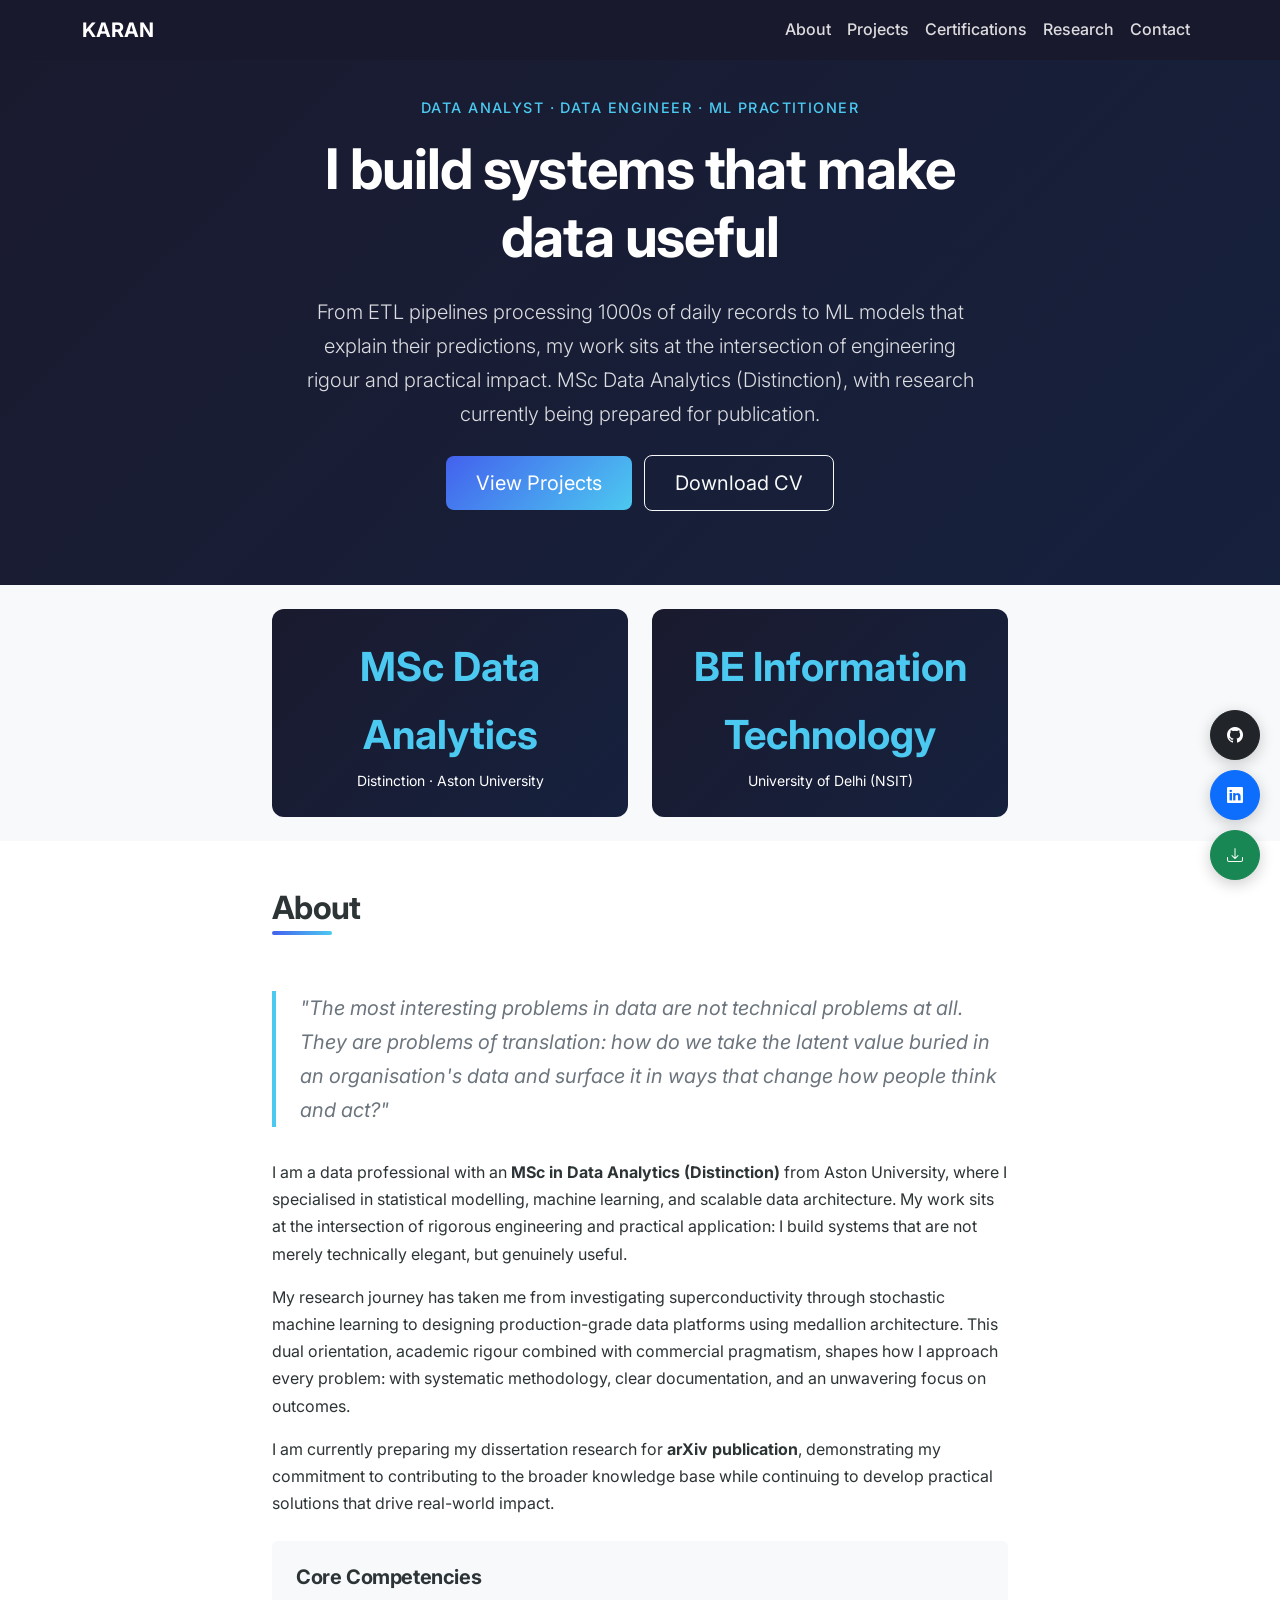
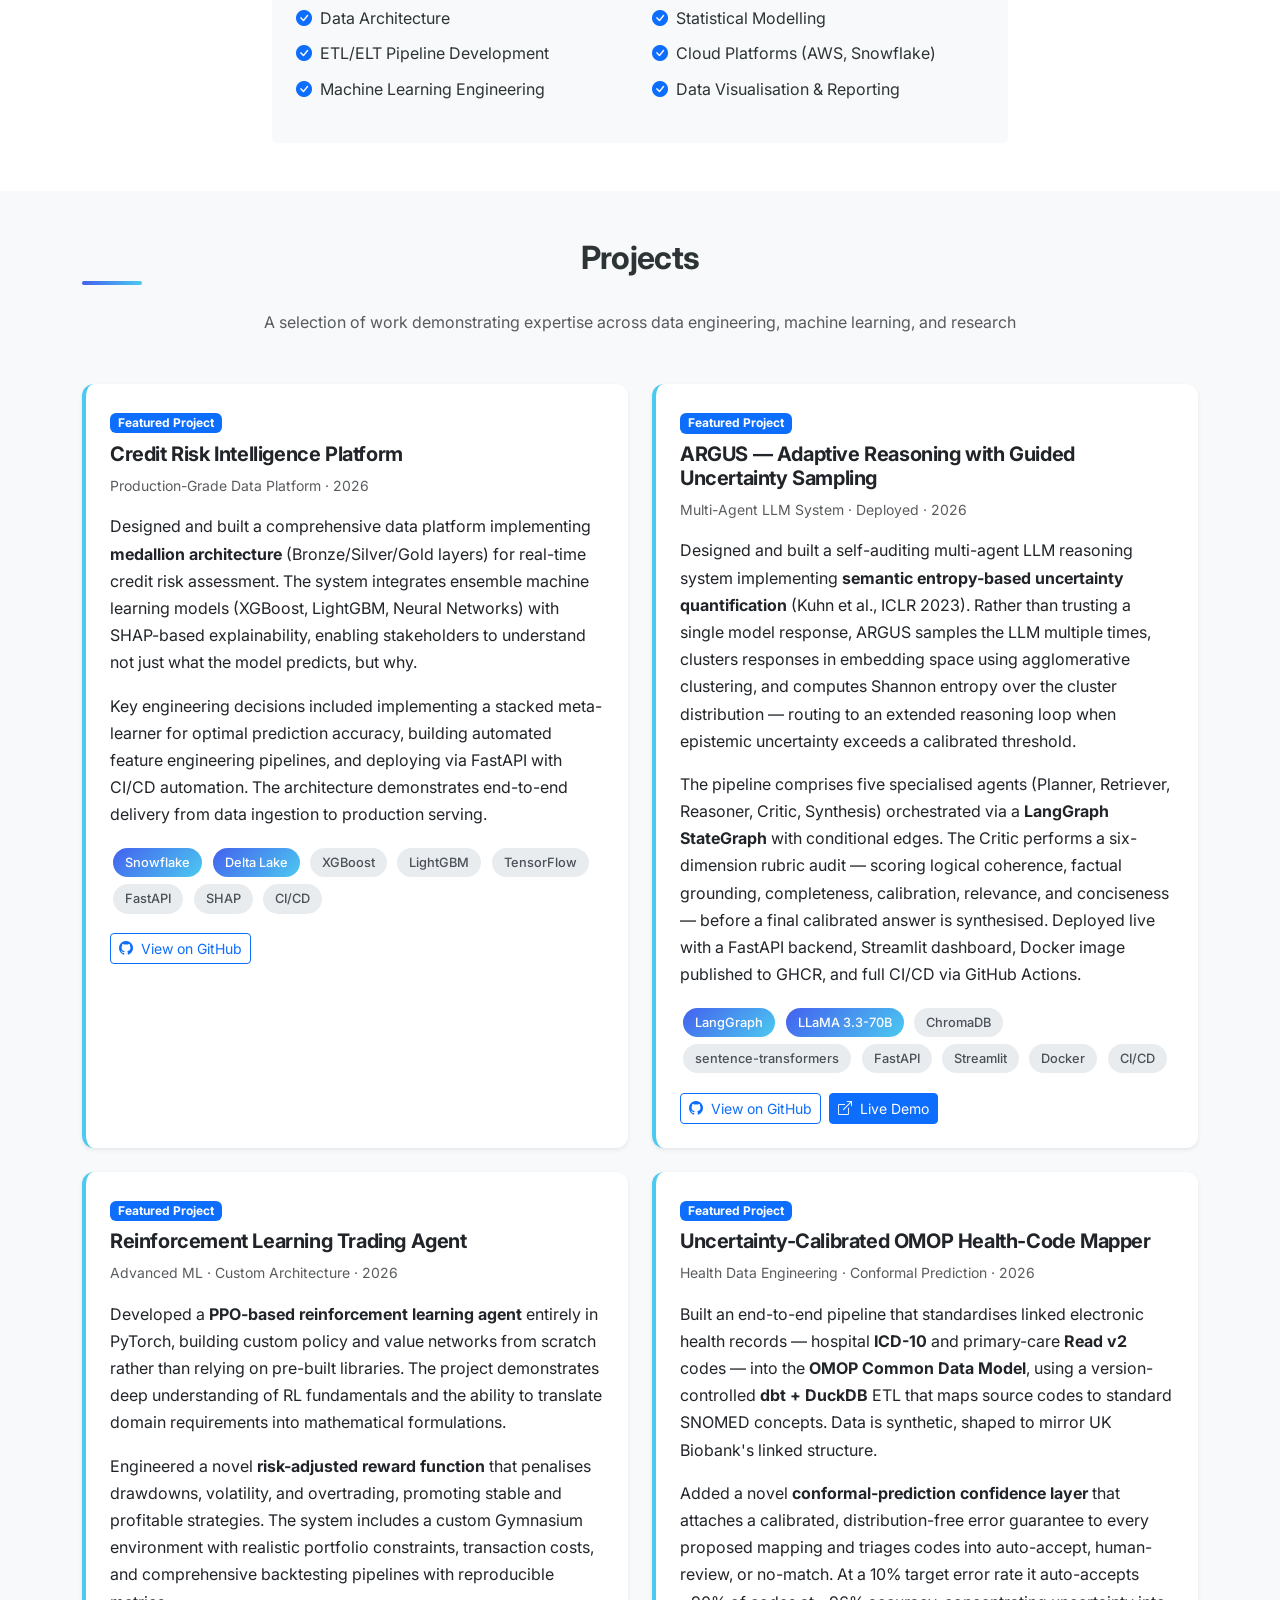
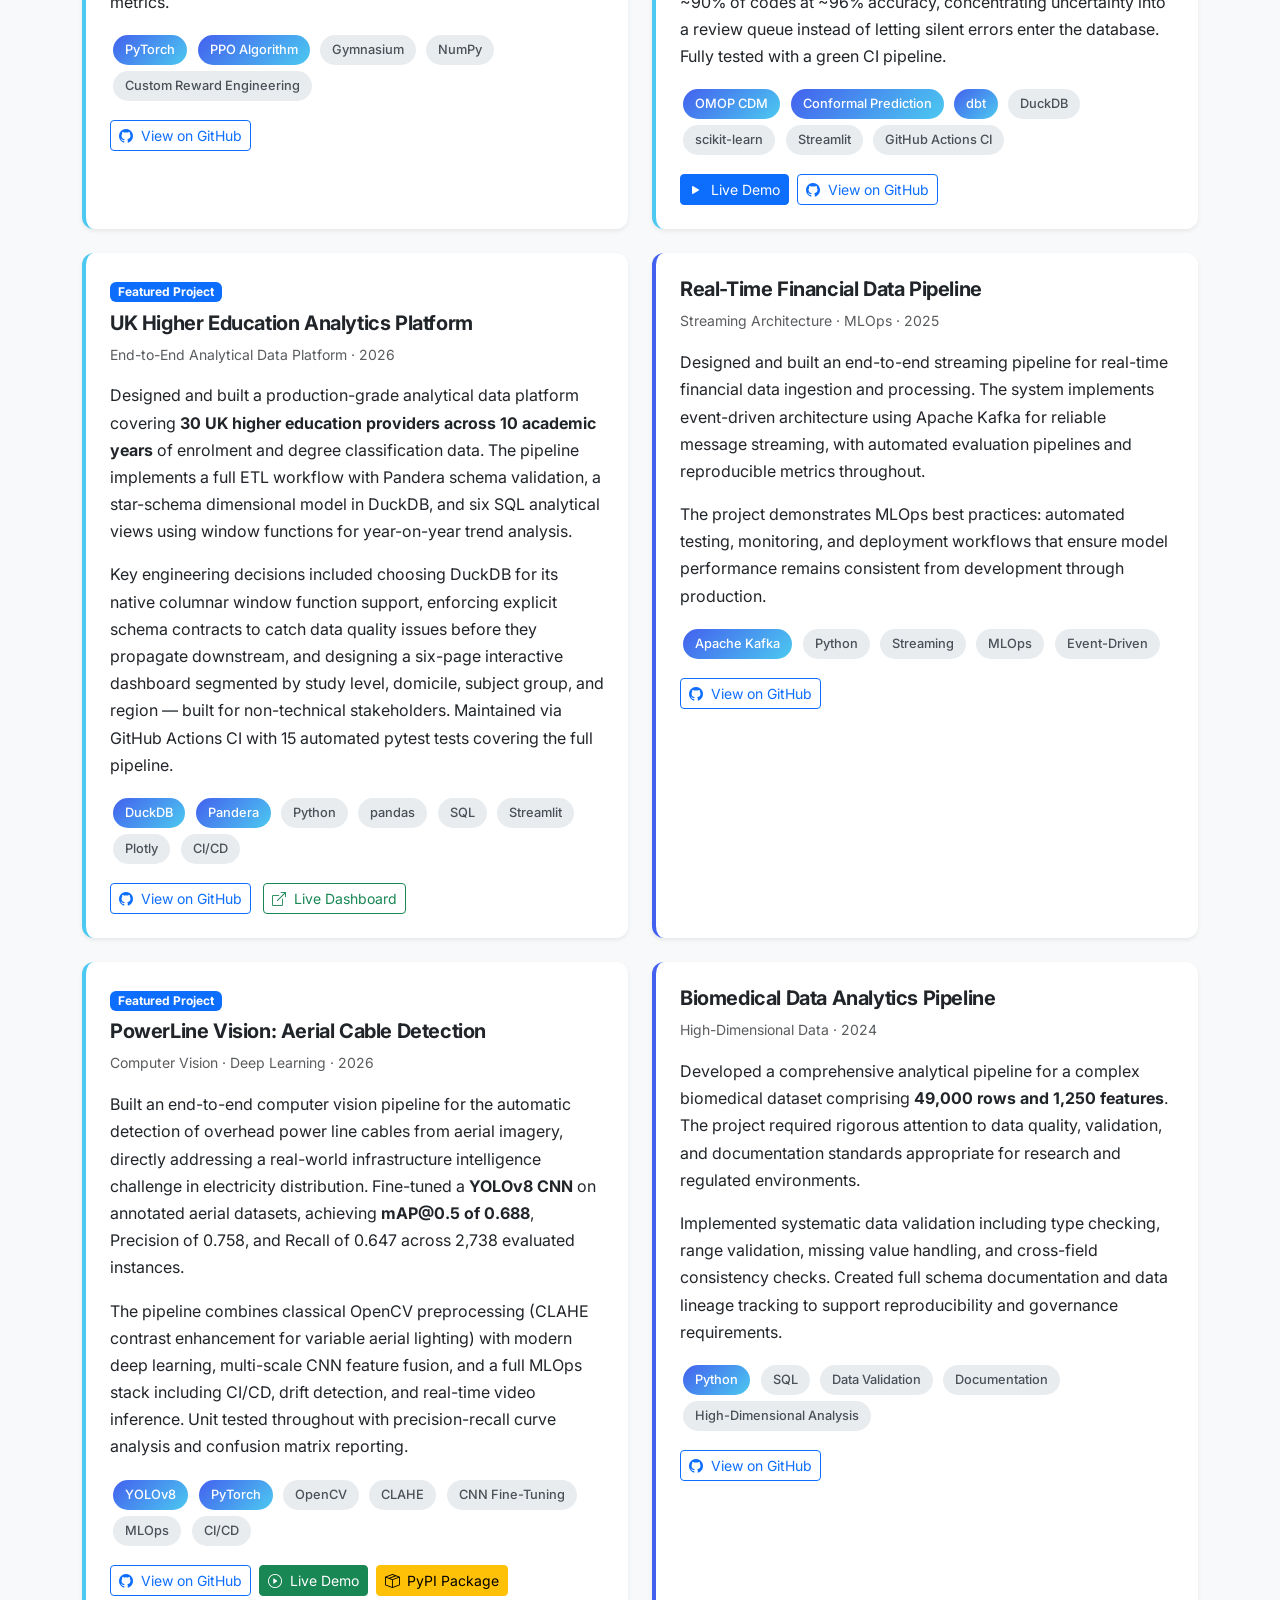
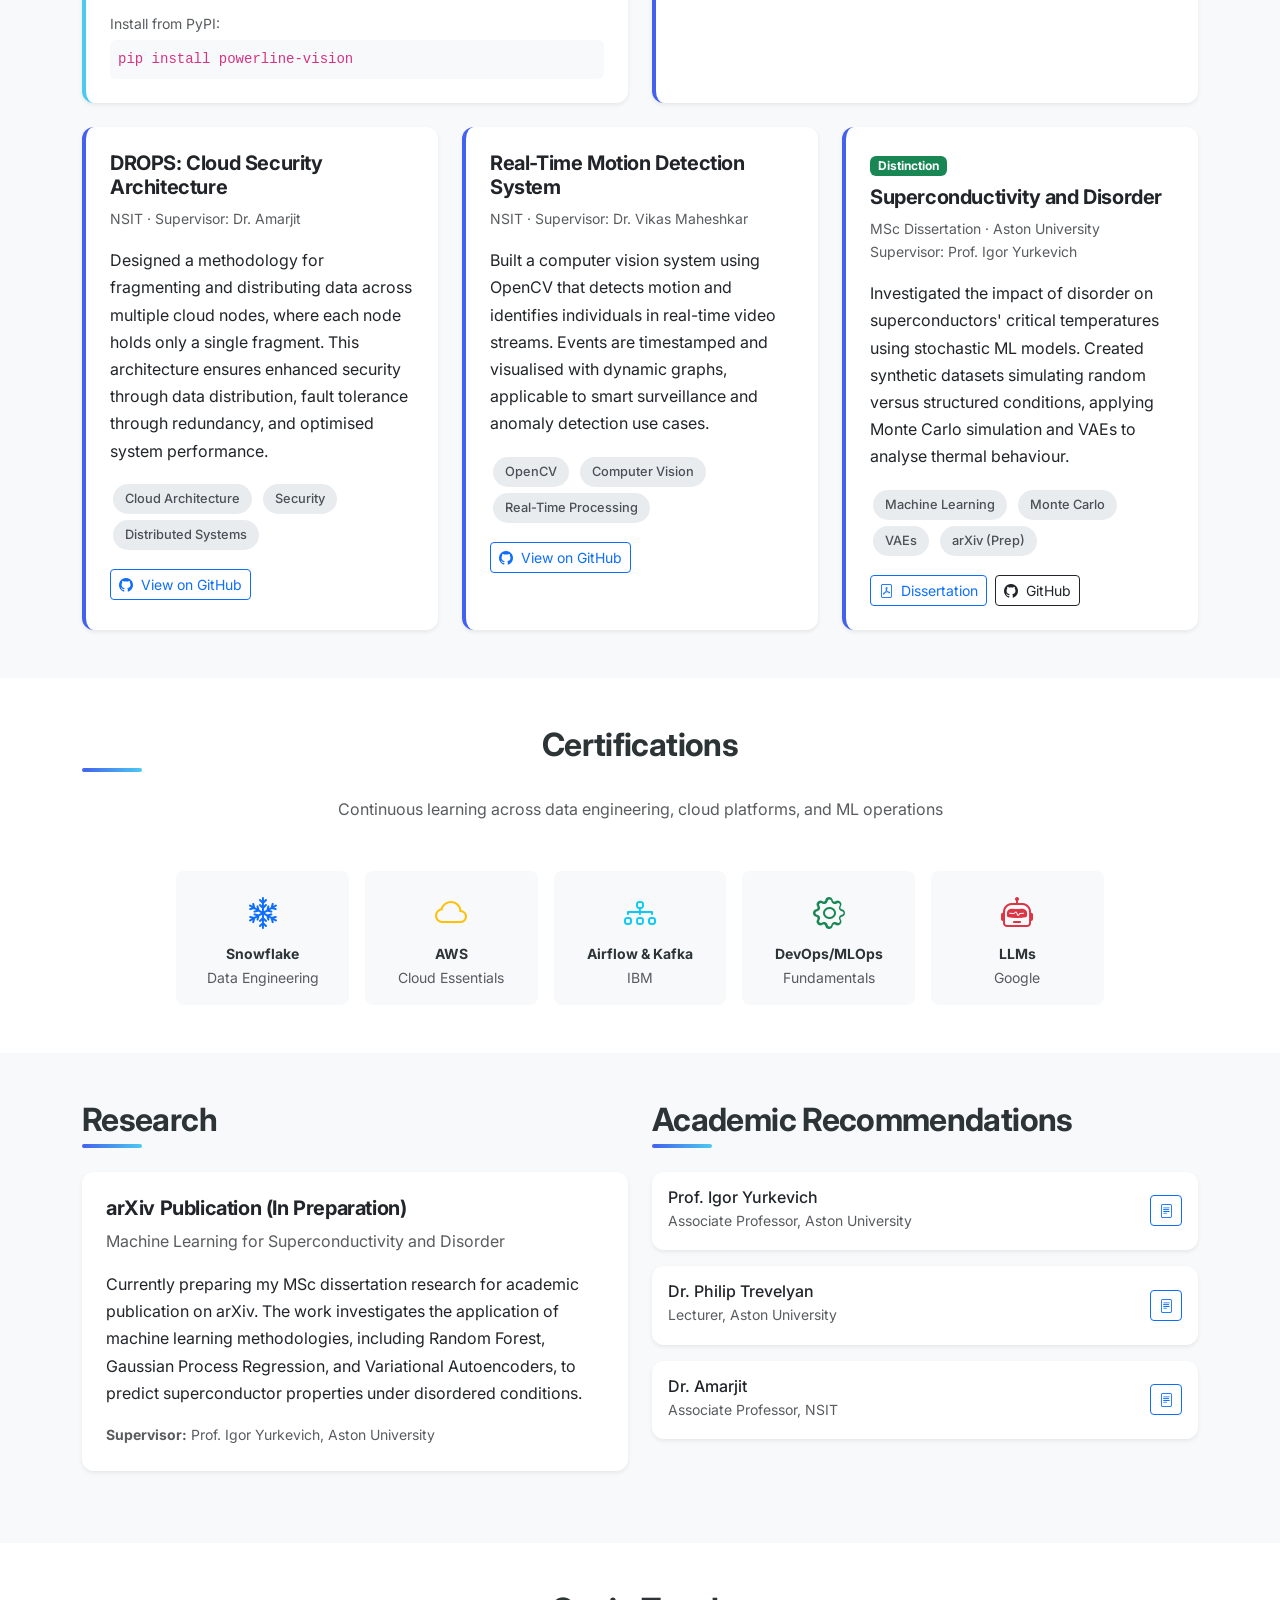
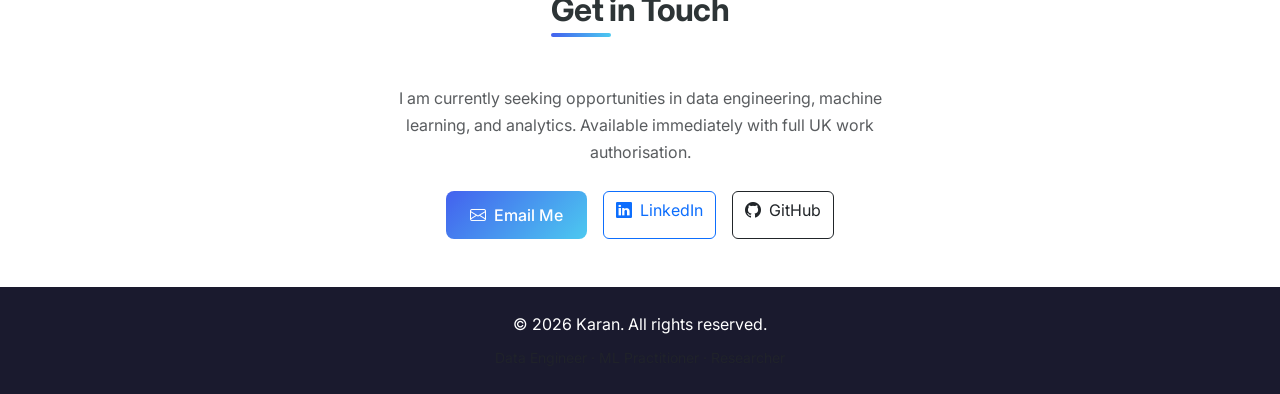
<file: index.html>
<!DOCTYPE html>
<html lang="en">
<head>
  <meta charset="UTF-8" />
  <meta name="viewport" content="width=device-width, initial-scale=1.0" />
  <title>Karan | Data Engineer & ML Practitioner</title>
  <link href="https://cdn.jsdelivr.net/npm/bootstrap@5.3.3/dist/css/bootstrap.min.css" rel="stylesheet">
  <link href="https://fonts.googleapis.com/css2?family=Inter:wght@400;500;600;700&display=swap" rel="stylesheet">
  <link rel="stylesheet" href="https://cdn.jsdelivr.net/npm/bootstrap-icons@1.10.5/font/bootstrap-icons.css">
  <link href="https://unpkg.com/aos@2.3.1/dist/aos.css" rel="stylesheet">
  <style>
    :root {
      --primary-dark: #1a1a2e;
      --primary-blue: #4361ee;
      --accent-teal: #4cc9f0;
      --text-light: #f8f9fa;
      --text-muted: #6c757d;
    }
    
    body {
      font-family: 'Inter', sans-serif;
      color: #2d3436;
      line-height: 1.7;
    }
    
    h1, h2, h3, h5 {
      font-weight: 700;
      letter-spacing: -0.02em;
    }
    
    .section-title {
      position: relative;
      display: inline-block;
      margin-bottom: 2rem;
    }
    
    .section-title::after {
      content: '';
      position: absolute;
      bottom: -8px;
      left: 0;
      width: 60px;
      height: 4px;
      background: linear-gradient(90deg, var(--primary-blue), var(--accent-teal));
      border-radius: 2px;
    }
    
    .hero-section {
      background: linear-gradient(135deg, var(--primary-dark) 0%, #16213e 100%);
      min-height: 70vh;
      display: flex;
      align-items: center;
    }
    
    .hero-subtitle {
      color: var(--accent-teal);
      font-weight: 500;
      letter-spacing: 0.1em;
      text-transform: uppercase;
      font-size: 0.9rem;
    }
    
    .card {
      border: none;
      border-radius: 12px;
      transition: all 0.3s ease;
    }
    
    .card:hover {
      transform: translateY(-8px);
      box-shadow: 0 20px 40px rgba(0, 0, 0, 0.12);
    }
    
    .project-card {
      background: #fff;
      border-left: 4px solid var(--primary-blue);
    }
    
    .project-card.featured {
      border-left-color: var(--accent-teal);
    }
    
    .tech-badge {
      background: #e9ecef;
      color: #495057;
      padding: 0.25rem 0.75rem;
      border-radius: 20px;
      font-size: 0.8rem;
      font-weight: 500;
      margin: 0.2rem;
      display: inline-block;
    }
    
    .tech-badge.highlight {
      background: linear-gradient(135deg, var(--primary-blue), var(--accent-teal));
      color: white;
    }
    
    .stat-card {
      background: linear-gradient(135deg, var(--primary-dark), #16213e);
      color: white;
      border-radius: 12px;
      padding: 1.5rem;
      text-align: center;
    }
    
    .stat-number {
      font-size: 2.5rem;
      font-weight: 700;
      color: var(--accent-teal);
    }
    
    .philosophy-quote {
      font-size: 1.25rem;
      font-style: italic;
      color: var(--text-muted);
      border-left: 4px solid var(--accent-teal);
      padding-left: 1.5rem;
      margin: 2rem 0;
    }
    
    .navbar-dark .navbar-nav .nav-link {
      color: rgba(255,255,255,0.85);
      font-weight: 500;
      transition: color 0.2s;
    }
    
    .navbar-dark .navbar-nav .nav-link:hover {
      color: var(--accent-teal);
    }
    
    .floating-buttons {
      position: fixed;
      bottom: 20px;
      right: 20px;
      z-index: 1000;
    }
    
    .floating-buttons a {
      width: 50px;
      height: 50px;
      display: flex;
      align-items: center;
      justify-content: center;
      margin-top: 10px;
      box-shadow: 0 4px 15px rgba(0,0,0,0.2);
    }
    
    .certification-badge {
      background: #f8f9fa;
      border-radius: 8px;
      padding: 1rem;
      text-align: center;
      transition: all 0.3s;
    }
    
    .certification-badge:hover {
      background: #e9ecef;
      transform: scale(1.02);
    }
    
    footer {
      background: var(--primary-dark);
    }
    
    .btn-gradient {
      background: linear-gradient(135deg, var(--primary-blue), var(--accent-teal));
      border: none;
      color: white;
      padding: 0.75rem 1.5rem;
      border-radius: 8px;
      font-weight: 500;
      transition: all 0.3s;
    }
    
    .btn-gradient:hover {
      transform: translateY(-2px);
      box-shadow: 0 8px 20px rgba(67, 97, 238, 0.3);
      color: white;
    }
  </style>
</head>

<body>
  <!-- Floating Buttons -->
  <div class="floating-buttons d-flex flex-column">
    <a href="https://github.com/Karanm5" class="btn btn-dark rounded-circle" target="_blank" title="GitHub">
      <i class="bi bi-github"></i>
    </a>
    <a href="https://www.linkedin.com/in/karan-th/" class="btn btn-primary rounded-circle" target="_blank" title="LinkedIn">
      <i class="bi bi-linkedin"></i>
    </a>
    <a href="files/Karan_General_CV.pdf" class="btn btn-success rounded-circle" title="Download CV" download>
      <i class="bi bi-download"></i>
    </a>
  </div>

  <!-- Navbar -->
  <nav class="navbar navbar-expand-lg navbar-dark fixed-top" style="background: rgba(26, 26, 46, 0.95); backdrop-filter: blur(10px);">
    <div class="container">
      <a class="navbar-brand fw-bold" href="#">KARAN</a>
      <button class="navbar-toggler" type="button" data-bs-toggle="collapse" data-bs-target="#navbarNav">
        <span class="navbar-toggler-icon"></span>
      </button>
      <div class="collapse navbar-collapse" id="navbarNav">
        <ul class="navbar-nav ms-auto">
          <li class="nav-item"><a class="nav-link" href="#about">About</a></li>
          <li class="nav-item"><a class="nav-link" href="#projects">Projects</a></li>
          <li class="nav-item"><a class="nav-link" href="#certifications">Certifications</a></li>
          <li class="nav-item"><a class="nav-link" href="#research">Research</a></li>
          <li class="nav-item"><a class="nav-link" href="#contact">Contact</a></li>
        </ul>
      </div>
    </div>
  </nav>

 <!-- Hero Section -->
<header class="hero-section text-white py-5" style="background: linear-gradient(135deg, #1a1a2e 0%, #16213e 100%); min-height: 500px;">
  <div class="container py-5">
    <div class="row">
      <div class="col-lg-10 col-xl-8 mx-auto text-center">
        <p class="hero-subtitle mb-3" style="color: #4cc9f0; font-weight: 500; letter-spacing: 0.1em; text-transform: uppercase; font-size: 0.9rem;">Data Analyst · Data Engineer · ML Practitioner</p>
        <h1 class="display-4 fw-bold mb-4">I build systems that make data useful</h1>
        <p class="lead mb-4" style="color: rgba(255,255,255,0.85); max-width: 680px; margin: 0 auto;">
          From ETL pipelines processing 1000s of daily records to ML models that explain their predictions, my work sits at the intersection of engineering rigour and practical impact. MSc Data Analytics (Distinction), with research currently being prepared for publication.
        </p>
        
        <!-- BUTTONS - NOW VISIBLE -->
        <div class="mt-4">
          <a href="#projects" class="btn btn-primary btn-lg me-2 mb-2" style="background: linear-gradient(135deg, #4361ee, #4cc9f0); border: none; padding: 12px 30px;">View Projects</a>
          <a href="files/Karan_General_CV.pdf" class="btn btn-outline-light btn-lg mb-2" style="padding: 12px 30px;" download>Download CV</a>
        </div>
        
      </div>
    </div>
  </div>
</header>

 <!-- Stats Section -->
  <section class="py-4" style="background: #f8f9fa; margin-top: -30px; position: relative; z-index: 10;">
  <div class="container">
    <div class="row g-4 justify-content-center" data-aos="fade-up">
      <div class="col-6 col-md-4">
        <div class="stat-card">
          <div class="stat-number">MSc Data Analytics</div>
          <div class="small">Distinction · Aston University</div>
        </div>
      </div>
      <div class="col-6 col-md-4">
        <div class="stat-card">
          <div class="stat-number">BE Information Technology</div>
          <div class="small">University of Delhi (NSIT)</div>
        </div>
      </div>
    </div>
  </div>
</section>

  <!-- About Section -->
  <section id="about" class="py-5">
    <div class="container">
      <div class="row">
        <div class="col-lg-8 mx-auto">
          <h2 class="section-title" data-aos="fade-up">About</h2>
          
          <p class="philosophy-quote" data-aos="fade-up" data-aos-delay="100">
            "The most interesting problems in data are not technical problems at all. They are problems of translation: how do we take the latent value buried in an organisation's data and surface it in ways that change how people think and act?"
          </p>
          
          <div data-aos="fade-up" data-aos-delay="200">
            <p>
              I am a data professional with an <strong>MSc in Data Analytics (Distinction)</strong> from Aston University, where I specialised in statistical modelling, machine learning, and scalable data architecture. My work sits at the intersection of rigorous engineering and practical application: I build systems that are not merely technically elegant, but genuinely useful.
            </p>
            
            <p>
              My research journey has taken me from investigating superconductivity through stochastic machine learning to designing production-grade data platforms using medallion architecture. This dual orientation, academic rigour combined with commercial pragmatism, shapes how I approach every problem: with systematic methodology, clear documentation, and an unwavering focus on outcomes.
            </p>
            
            <p>
              I am currently preparing my dissertation research for <strong>arXiv publication</strong>, demonstrating my commitment to contributing to the broader knowledge base while continuing to develop practical solutions that drive real-world impact.
            </p>
          </div>
          
          <div class="bg-light p-4 rounded mt-4" data-aos="fade-up" data-aos-delay="300">
            <h5 class="mb-3">Core Competencies</h5>
            <div class="row">
              <div class="col-md-6">
                <ul class="list-unstyled">
                  <li class="mb-2"><i class="bi bi-check-circle-fill text-primary me-2"></i>Data Architecture</li>
                  <li class="mb-2"><i class="bi bi-check-circle-fill text-primary me-2"></i>ETL/ELT Pipeline Development</li>
                  <li class="mb-2"><i class="bi bi-check-circle-fill text-primary me-2"></i>Machine Learning Engineering</li>
                </ul>
              </div>
              <div class="col-md-6">
                <ul class="list-unstyled">
                  <li class="mb-2"><i class="bi bi-check-circle-fill text-primary me-2"></i>Statistical Modelling</li>
                  <li class="mb-2"><i class="bi bi-check-circle-fill text-primary me-2"></i>Cloud Platforms (AWS, Snowflake)</li>
                  <li class="mb-2"><i class="bi bi-check-circle-fill text-primary me-2"></i>Data Visualisation & Reporting</li>
                </ul>
              </div>
            </div>
          </div>
        </div>
      </div>
    </div>
  </section>

  <!-- Projects Section -->
  <section id="projects" class="py-5 bg-light">
    <div class="container">
      <h2 class="section-title text-center d-block" data-aos="fade-up">Projects</h2>
      <p class="text-center text-muted mb-5" data-aos="fade-up" data-aos-delay="100">
        A selection of work demonstrating expertise across data engineering, machine learning, and research
      </p>
      
      <div class="row g-4">
        
        <!-- Featured Project: Credit Risk Platform -->
        <div class="col-lg-6" data-aos="fade-up" data-aos-delay="100">
          <div class="card project-card featured h-100 shadow-sm">
            <div class="card-body p-4">
              <span class="badge bg-primary mb-2">Featured Project</span>
              <h5 class="card-title">Credit Risk Intelligence Platform</h5>
              <p class="text-muted small mb-3">
                Production-Grade Data Platform · 2026
              </p>
              <p class="card-text">
                Designed and built a comprehensive data platform implementing <strong>medallion architecture</strong> (Bronze/Silver/Gold layers) for real-time credit risk assessment. The system integrates ensemble machine learning models (XGBoost, LightGBM, Neural Networks) with SHAP-based explainability, enabling stakeholders to understand not just what the model predicts, but why.
              </p>
              <p class="card-text">
                Key engineering decisions included implementing a stacked meta-learner for optimal prediction accuracy, building automated feature engineering pipelines, and deploying via FastAPI with CI/CD automation. The architecture demonstrates end-to-end delivery from data ingestion to production serving.
              </p>
              <div class="mb-3">
                <span class="tech-badge highlight">Snowflake</span>
                <span class="tech-badge highlight">Delta Lake</span>
                <span class="tech-badge">XGBoost</span>
                <span class="tech-badge">LightGBM</span>
                <span class="tech-badge">TensorFlow</span>
                <span class="tech-badge">FastAPI</span>
                <span class="tech-badge">SHAP</span>
                <span class="tech-badge">CI/CD</span>
              </div>
              <a href="https://github.com/Karanm5/credit-risk-intelligence" target="_blank" class="btn btn-outline-primary btn-sm">
                <i class="bi bi-github me-1"></i> View on GitHub
              </a>
            </div>
          </div>
        </div>

        <!-- Featured Project: ARGUS -->
<div class="col-lg-6" data-aos="fade-up" data-aos-delay="200">
  <div class="card project-card featured h-100 shadow-sm">
    <div class="card-body p-4">
      <span class="badge bg-primary mb-2">Featured Project</span>
      <h5 class="card-title">ARGUS — Adaptive Reasoning with Guided Uncertainty Sampling</h5>
      <p class="text-muted small mb-3">
        Multi-Agent LLM System · Deployed · 2026
      </p>
      <p class="card-text">
        Designed and built a self-auditing multi-agent LLM reasoning system implementing
        <strong>semantic entropy-based uncertainty quantification</strong> (Kuhn et al., ICLR 2023).
        Rather than trusting a single model response, ARGUS samples the LLM multiple times,
        clusters responses in embedding space using agglomerative clustering, and computes
        Shannon entropy over the cluster distribution — routing to an extended reasoning loop
        when epistemic uncertainty exceeds a calibrated threshold.
      </p>
      <p class="card-text">
        The pipeline comprises five specialised agents (Planner, Retriever, Reasoner, Critic,
        Synthesis) orchestrated via a <strong>LangGraph StateGraph</strong> with conditional
        edges. The Critic performs a six-dimension rubric audit — scoring logical coherence,
        factual grounding, completeness, calibration, relevance, and conciseness — before a
        final calibrated answer is synthesised. Deployed live with a FastAPI backend, Streamlit
        dashboard, Docker image published to GHCR, and full CI/CD via GitHub Actions.
      </p>
      <div class="mb-3">
        <span class="tech-badge highlight">LangGraph</span>
        <span class="tech-badge highlight">LLaMA 3.3-70B</span>
        <span class="tech-badge">ChromaDB</span>
        <span class="tech-badge">sentence-transformers</span>
        <span class="tech-badge">FastAPI</span>
        <span class="tech-badge">Streamlit</span>
        <span class="tech-badge">Docker</span>
        <span class="tech-badge">CI/CD</span>
      </div>
      <div class="d-flex gap-2">
        <a href="https://github.com/Karanm5/Argus" target="_blank" class="btn btn-outline-primary btn-sm">
          <i class="bi bi-github me-1"></i> View on GitHub
        </a>
        <a href="https://edhbimhwc9qlicnxafhpmj.streamlit.app/" target="_blank" class="btn btn-primary btn-sm">
          <i class="bi bi-box-arrow-up-right me-1"></i> Live Demo
        </a>
      </div>
    </div>
  </div>
</div>
        
        <!-- Featured Project: RL Trading Agent -->
        <div class="col-lg-6" data-aos="fade-up" data-aos-delay="200">
          <div class="card project-card featured h-100 shadow-sm">
            <div class="card-body p-4">
              <span class="badge bg-primary mb-2">Featured Project</span>
              <h5 class="card-title">Reinforcement Learning Trading Agent</h5>
              <p class="text-muted small mb-3">
                Advanced ML · Custom Architecture · 2026
              </p>
              <p class="card-text">
                Developed a <strong>PPO-based reinforcement learning agent</strong> entirely in PyTorch, building custom policy and value networks from scratch rather than relying on pre-built libraries. The project demonstrates deep understanding of RL fundamentals and the ability to translate domain requirements into mathematical formulations.
              </p>
              <p class="card-text">
                Engineered a novel <strong>risk-adjusted reward function</strong> that penalises drawdowns, volatility, and overtrading, promoting stable and profitable strategies. The system includes a custom Gymnasium environment with realistic portfolio constraints, transaction costs, and comprehensive backtesting pipelines with reproducible metrics.
              </p>
              <div class="mb-3">
                <span class="tech-badge highlight">PyTorch</span>
                <span class="tech-badge highlight">PPO Algorithm</span>
                <span class="tech-badge">Gymnasium</span>
                <span class="tech-badge">NumPy</span>
                <span class="tech-badge">Custom Reward Engineering</span>
              </div>
              <a href="https://github.com/Karanm5/Finance-prj1" target="_blank" class="btn btn-outline-primary btn-sm">
                <i class="bi bi-github me-1"></i> View on GitHub
              </a>
            </div>
          </div>
        </div>

        <!-- Featured Project: OMOP Code Mapper -->
        <div class="col-lg-6" data-aos="fade-up" data-aos-delay="200">
          <div class="card project-card featured h-100 shadow-sm">
            <div class="card-body p-4">
              <span class="badge bg-primary mb-2">Featured Project</span>
              <h5 class="card-title">Uncertainty-Calibrated OMOP Health-Code Mapper</h5>
              <p class="text-muted small mb-3">
                Health Data Engineering · Conformal Prediction · 2026
              </p>
              <p class="card-text">
                Built an end-to-end pipeline that standardises linked electronic health records — hospital <strong>ICD-10</strong> and primary-care <strong>Read v2</strong> codes — into the <strong>OMOP Common Data Model</strong>, using a version-controlled <strong>dbt + DuckDB</strong> ETL that maps source codes to standard SNOMED concepts. Data is synthetic, shaped to mirror UK Biobank's linked structure.
              </p>
              <p class="card-text">
                Added a novel <strong>conformal-prediction confidence layer</strong> that attaches a calibrated, distribution-free error guarantee to every proposed mapping and triages codes into auto-accept, human-review, or no-match. At a 10% target error rate it auto-accepts ~90% of codes at ~96% accuracy, concentrating uncertainty into a review queue instead of letting silent errors enter the database. Fully tested with a green CI pipeline.
              </p>
              <div class="mb-3">
                <span class="tech-badge highlight">OMOP CDM</span>
                <span class="tech-badge highlight">Conformal Prediction</span>
                <span class="tech-badge highlight">dbt</span>
                <span class="tech-badge">DuckDB</span>
                <span class="tech-badge">scikit-learn</span>
                <span class="tech-badge">Streamlit</span>
                <span class="tech-badge">GitHub Actions CI</span>
              </div>
              <a href="https://health-code-mapper-bykaran.streamlit.app/" target="_blank" class="btn btn-primary btn-sm me-1">
                <i class="bi bi-play-fill me-1"></i> Live Demo
              </a>
              <a href="https://github.com/Karanm5/health-code-mapper" target="_blank" class="btn btn-outline-primary btn-sm">
                <i class="bi bi-github me-1"></i> View on GitHub
              </a>
            </div>
          </div>
        </div>

        <!-- Featured Project: UK Higher Education Analytics -->
<div class="col-lg-6" data-aos="fade-up" data-aos-delay="100">
  <div class="card project-card featured h-100 shadow-sm">
    <div class="card-body p-4">
      <span class="badge bg-primary mb-2">Featured Project</span>
      <h5 class="card-title">UK Higher Education Analytics Platform</h5>
      <p class="text-muted small mb-3">
        End-to-End Analytical Data Platform · 2026
      </p>
      <p class="card-text">
        Designed and built a production-grade analytical data platform covering <strong>30 UK higher education providers across 10 academic years</strong> of enrolment and degree classification data. The pipeline implements a full ETL workflow with Pandera schema validation, a star-schema dimensional model in DuckDB, and six SQL analytical views using window functions for year-on-year trend analysis.
      </p>
      <p class="card-text">
        Key engineering decisions included choosing DuckDB for its native columnar window function support, enforcing explicit schema contracts to catch data quality issues before they propagate downstream, and designing a six-page interactive dashboard segmented by study level, domicile, subject group, and region — built for non-technical stakeholders. Maintained via GitHub Actions CI with 15 automated pytest tests covering the full pipeline.
      </p>
      <div class="mb-3">
        <span class="tech-badge highlight">DuckDB</span>
        <span class="tech-badge highlight">Pandera</span>
        <span class="tech-badge">Python</span>
        <span class="tech-badge">pandas</span>
        <span class="tech-badge">SQL</span>
        <span class="tech-badge">Streamlit</span>
        <span class="tech-badge">Plotly</span>
        <span class="tech-badge">CI/CD</span>
      </div>
      <a href="https://github.com/Karanm5/uk-he-analytics" target="_blank" class="btn btn-outline-primary btn-sm me-2">
        <i class="bi bi-github me-1"></i> View on GitHub
      </a>
      <a href="https://uk-he-analytics-amxa6dtqz8n3tqy645hxxc.streamlit.app/" target="_blank" class="btn btn-outline-success btn-sm">
        <i class="bi bi-box-arrow-up-right me-1"></i> Live Dashboard
      </a>
    </div>
  </div>
</div>
        
        <!-- Project: Real-Time Financial Pipeline -->
        <div class="col-lg-6" data-aos="fade-up" data-aos-delay="300">
          <div class="card project-card h-100 shadow-sm">
            <div class="card-body p-4">
              <h5 class="card-title">Real-Time Financial Data Pipeline</h5>
              <p class="text-muted small mb-3">
                Streaming Architecture · MLOps · 2025
              </p>
              <p class="card-text">
                Designed and built an end-to-end streaming pipeline for real-time financial data ingestion and processing. The system implements event-driven architecture using Apache Kafka for reliable message streaming, with automated evaluation pipelines and reproducible metrics throughout.
              </p>
              <p class="card-text">
                The project demonstrates MLOps best practices: automated testing, monitoring, and deployment workflows that ensure model performance remains consistent from development through production.
              </p>
              <div class="mb-3">
                <span class="tech-badge highlight">Apache Kafka</span>
                <span class="tech-badge">Python</span>
                <span class="tech-badge">Streaming</span>
                <span class="tech-badge">MLOps</span>
                <span class="tech-badge">Event-Driven</span>
              </div>
              <a href="https://github.com/Karanm5" target="_blank" class="btn btn-outline-primary btn-sm">
                <i class="bi bi-github me-1"></i> View on GitHub
              </a>
            </div>
          </div>
        </div>

<!-- Featured Project: PowerLine Vision -->
<div class="col-lg-6" data-aos="fade-up" data-aos-delay="300">
  <div class="card project-card featured h-100 shadow-sm">
    <div class="card-body p-4">
      <span class="badge bg-primary mb-2">Featured Project</span>
      <h5 class="card-title">PowerLine Vision: Aerial Cable Detection</h5>
      <p class="text-muted small mb-3">
        Computer Vision · Deep Learning · 2026
      </p>

      <p class="card-text">
        Built an end-to-end computer vision pipeline for the automatic detection of overhead power line cables from aerial imagery, directly addressing a real-world infrastructure intelligence challenge in electricity distribution. Fine-tuned a <strong>YOLOv8 CNN</strong> on annotated aerial datasets, achieving <strong>mAP@0.5 of 0.688</strong>, Precision of 0.758, and Recall of 0.647 across 2,738 evaluated instances.
      </p>

      <p class="card-text">
        The pipeline combines classical OpenCV preprocessing (CLAHE contrast enhancement for variable aerial lighting) with modern deep learning, multi-scale CNN feature fusion, and a full MLOps stack including CI/CD, drift detection, and real-time video inference. Unit tested throughout with precision-recall curve analysis and confusion matrix reporting.
      </p>

      <div class="mb-3">
        <span class="tech-badge highlight">YOLOv8</span>
        <span class="tech-badge highlight">PyTorch</span>
        <span class="tech-badge">OpenCV</span>
        <span class="tech-badge">CLAHE</span>
        <span class="tech-badge">CNN Fine-Tuning</span>
        <span class="tech-badge">MLOps</span>
        <span class="tech-badge">CI/CD</span>
      </div>

      <!-- Action Buttons -->
      <div class="d-flex flex-wrap gap-2 mb-3">
        <a href="https://github.com/Karanm5/powerline-vision"
           target="_blank"
           class="btn btn-outline-primary btn-sm">
          <i class="bi bi-github me-1"></i> View on GitHub
        </a>

        <a href="https://karanm5-powerline-vision.hf.space"
           target="_blank"
           class="btn btn-success btn-sm">
          <i class="bi bi-play-circle me-1"></i> Live Demo
        </a>

        <a href="https://pypi.org/project/powerline-vision/"
           target="_blank"
           class="btn btn-warning btn-sm">
          <i class="bi bi-box-seam me-1"></i> PyPI Package
        </a>
      </div>

      <!-- Installation Command -->
      <div class="mt-2">
        <small class="text-muted d-block mb-1">
          Install from PyPI:
        </small>
        <code class="d-block p-2 bg-light rounded">
          pip install powerline-vision
        </code>
      </div>

    </div>
  </div>
</div>


        
        <!-- Project: Biomedical Pipeline -->
        <div class="col-lg-6" data-aos="fade-up" data-aos-delay="400">
          <div class="card project-card h-100 shadow-sm">
            <div class="card-body p-4">
              <h5 class="card-title">Biomedical Data Analytics Pipeline</h5>
              <p class="text-muted small mb-3">
                High-Dimensional Data · 2024
              </p>
              <p class="card-text">
                Developed a comprehensive analytical pipeline for a complex biomedical dataset comprising <strong>49,000 rows and 1,250 features</strong>. The project required rigorous attention to data quality, validation, and documentation standards appropriate for research and regulated environments.
              </p>
              <p class="card-text">
                Implemented systematic data validation including type checking, range validation, missing value handling, and cross-field consistency checks. Created full schema documentation and data lineage tracking to support reproducibility and governance requirements.
              </p>
              <div class="mb-3">
                <span class="tech-badge highlight">Python</span>
                <span class="tech-badge">SQL</span>
                <span class="tech-badge">Data Validation</span>
                <span class="tech-badge">Documentation</span>
                <span class="tech-badge">High-Dimensional Analysis</span>
              </div>
              <a href="https://github.com/Karanm5" target="_blank" class="btn btn-outline-primary btn-sm">
                <i class="bi bi-github me-1"></i> View on GitHub
              </a>
            </div>
          </div>
        </div>
        
        <!-- Project: DROPS -->
        <div class="col-md-6 col-lg-4" data-aos="fade-up" data-aos-delay="500">
          <div class="card project-card h-100 shadow-sm">
            <div class="card-body p-4">
              <h5 class="card-title">DROPS: Cloud Security Architecture</h5>
              <p class="text-muted small mb-3">
                NSIT · Supervisor: Dr. Amarjit
              </p>
              <p class="card-text">
                Designed a methodology for fragmenting and distributing data across multiple cloud nodes, where each node holds only a single fragment. This architecture ensures enhanced security through data distribution, fault tolerance through redundancy, and optimised system performance.
              </p>
              <div class="mb-3">
                <span class="tech-badge">Cloud Architecture</span>
                <span class="tech-badge">Security</span>
                <span class="tech-badge">Distributed Systems</span>
              </div>
              <a href="https://github.com/Karanm5/File-Spilitting-DROPS-" target="_blank" class="btn btn-outline-primary btn-sm">
                <i class="bi bi-github me-1"></i> View on GitHub
              </a>
            </div>
          </div>
        </div>
        
        <!-- Project: Computer Vision -->
        <div class="col-md-6 col-lg-4" data-aos="fade-up" data-aos-delay="600">
          <div class="card project-card h-100 shadow-sm">
            <div class="card-body p-4">
              <h5 class="card-title">Real-Time Motion Detection System</h5>
              <p class="text-muted small mb-3">
                NSIT · Supervisor: Dr. Vikas Maheshkar
              </p>
              <p class="card-text">
                Built a computer vision system using OpenCV that detects motion and identifies individuals in real-time video streams. Events are timestamped and visualised with dynamic graphs, applicable to smart surveillance and anomaly detection use cases.
              </p>
              <div class="mb-3">
                <span class="tech-badge">OpenCV</span>
                <span class="tech-badge">Computer Vision</span>
                <span class="tech-badge">Real-Time Processing</span>
              </div>
              <a href="https://github.com/Karanm5/Computer-Vision-old-program-" target="_blank" class="btn btn-outline-primary btn-sm">
                <i class="bi bi-github me-1"></i> View on GitHub
              </a>
            </div>
          </div>
        </div>
        
        <!-- Project: Dissertation -->
        <div class="col-md-6 col-lg-4" data-aos="fade-up" data-aos-delay="700">
          <div class="card project-card h-100 shadow-sm">
            <div class="card-body p-4">
              <span class="badge bg-success mb-2">Distinction</span>
              <h5 class="card-title">Superconductivity and Disorder</h5>
              <p class="text-muted small mb-3">
                MSc Dissertation · Aston University<br>
                Supervisor: Prof. Igor Yurkevich
              </p>
              <p class="card-text">
                Investigated the impact of disorder on superconductors' critical temperatures using stochastic ML models. Created synthetic datasets simulating random versus structured conditions, applying Monte Carlo simulation and VAEs to analyse thermal behaviour.
              </p>
              <div class="mb-3">
                <span class="tech-badge">Machine Learning</span>
                <span class="tech-badge">Monte Carlo</span>
                <span class="tech-badge">VAEs</span>
                <span class="tech-badge">arXiv (Prep)</span>
              </div>
              <div class="d-flex gap-2 flex-wrap">
                <a href="files/Karan_230293944_Final_dissertation.pdf" class="btn btn-outline-primary btn-sm" download>
                  <i class="bi bi-file-pdf me-1"></i> Dissertation
                </a>
                <a href="https://github.com/Karanm5/Superconductivity-and-Disorder" target="_blank" class="btn btn-outline-dark btn-sm">
                  <i class="bi bi-github me-1"></i> GitHub
                </a>
              </div>
            </div>
          </div>
        </div>
        
      </div>
    </div>
  </section>

  <!-- Certifications Section -->
  <section id="certifications" class="py-5">
    <div class="container">
      <h2 class="section-title text-center d-block" data-aos="fade-up">Certifications</h2>
      <p class="text-center text-muted mb-5" data-aos="fade-up" data-aos-delay="100">
        Continuous learning across data engineering, cloud platforms, and ML operations
      </p>
      
      <div class="row g-3 justify-content-center" data-aos="fade-up" data-aos-delay="200">
        <div class="col-6 col-md-4 col-lg-2">
          <div class="certification-badge">
            <i class="bi bi-snow2 text-primary fs-2 mb-2"></i>
            <div class="small fw-bold">Snowflake</div>
            <div class="small text-muted">Data Engineering</div>
          </div>
        </div>
        <div class="col-6 col-md-4 col-lg-2">
          <div class="certification-badge">
            <i class="bi bi-cloud text-warning fs-2 mb-2"></i>
            <div class="small fw-bold">AWS</div>
            <div class="small text-muted">Cloud Essentials</div>
          </div>
        </div>
        <div class="col-6 col-md-4 col-lg-2">
          <div class="certification-badge">
            <i class="bi bi-diagram-3 text-info fs-2 mb-2"></i>
            <div class="small fw-bold">Airflow & Kafka</div>
            <div class="small text-muted">IBM</div>
          </div>
        </div>
        <div class="col-6 col-md-4 col-lg-2">
          <div class="certification-badge">
            <i class="bi bi-gear text-success fs-2 mb-2"></i>
            <div class="small fw-bold">DevOps/MLOps</div>
            <div class="small text-muted">Fundamentals</div>
          </div>
        </div>
        <div class="col-6 col-md-4 col-lg-2">
          <div class="certification-badge">
            <i class="bi bi-robot text-danger fs-2 mb-2"></i>
            <div class="small fw-bold">LLMs</div>
            <div class="small text-muted">Google</div>
          </div>
        </div>
      </div>
    </div>
  </section>

  <!-- Research & Recommendations Section -->
  <section id="research" class="py-5 bg-light">
    <div class="container">
      <div class="row">
        <div class="col-lg-6 mb-4" data-aos="fade-up">
          <h2 class="section-title">Research</h2>
          <div class="card shadow-sm">
            <div class="card-body p-4">
              <h5>arXiv Publication (In Preparation)</h5>
              <p class="text-muted">Machine Learning for Superconductivity and Disorder</p>
              <p>
                Currently preparing my MSc dissertation research for academic publication on arXiv. The work investigates the application of machine learning methodologies, including Random Forest, Gaussian Process Regression, and Variational Autoencoders, to predict superconductor properties under disordered conditions.
              </p>
              <p class="small text-muted mb-0">
                <strong>Supervisor:</strong> Prof. Igor Yurkevich, Aston University
              </p>
            </div>
          </div>
        </div>
        
        <div class="col-lg-6 mb-4" data-aos="fade-up" data-aos-delay="100">
          <h2 class="section-title">Academic Recommendations</h2>
          <div class="d-flex flex-column gap-3">
            <div class="card shadow-sm">
              <div class="card-body p-3">
                <div class="d-flex justify-content-between align-items-center">
                  <div>
                    <h6 class="mb-0">Prof. Igor Yurkevich</h6>
                    <small class="text-muted">Associate Professor, Aston University</small>
                  </div>
                  <a href="files/Ref_Letter_230293944_Igor.pdf" class="btn btn-outline-primary btn-sm" download>
                    <i class="bi bi-file-text"></i>
                  </a>
                </div>
              </div>
            </div>
            <div class="card shadow-sm">
              <div class="card-body p-3">
                <div class="d-flex justify-content-between align-items-center">
                  <div>
                    <h6 class="mb-0">Dr. Philip Trevelyan</h6>
                    <small class="text-muted">Lecturer, Aston University</small>
                  </div>
                  <a href="files/Ref_Letter_230293944_by_Philip.pdf" class="btn btn-outline-primary btn-sm" download>
                    <i class="bi bi-file-text"></i>
                  </a>
                </div>
              </div>
            </div>
            <div class="card shadow-sm">
              <div class="card-body p-3">
                <div class="d-flex justify-content-between align-items-center">
                  <div>
                    <h6 class="mb-0">Dr. Amarjit</h6>
                    <small class="text-muted">Associate Professor, NSIT</small>
                  </div>
                  <a href="files/lor academic.pdf" class="btn btn-outline-primary btn-sm" download>
                    <i class="bi bi-file-text"></i>
                  </a>
                </div>
              </div>
            </div>
          </div>
        </div>
      </div>
    </div>
  </section>

  <!-- Contact Section -->
  <section id="contact" class="py-5">
    <div class="container">
      <div class="row justify-content-center">
        <div class="col-lg-6 text-center" data-aos="fade-up">
          <h2 class="section-title d-inline-block">Get in Touch</h2>
          <p class="text-muted mt-4 mb-4">
            I am currently seeking opportunities in data engineering, machine learning, and analytics. 
            Available immediately with full UK work authorisation.
          </p>
          <div class="d-flex justify-content-center flex-wrap gap-3">
            <a href="mailto:meena.karan9k@gmail.com" class="btn btn-gradient">
              <i class="bi bi-envelope me-2"></i>Email Me
            </a>
            <a href="https://www.linkedin.com/in/karan-th/" target="_blank" class="btn btn-outline-primary">
              <i class="bi bi-linkedin me-2"></i>LinkedIn
            </a>
            <a href="https://github.com/Karanm5" target="_blank" class="btn btn-outline-dark">
              <i class="bi bi-github me-2"></i>GitHub
            </a>
          </div>
        </div>
      </div>
    </div>
  </section>

  <!-- Footer -->
  <footer class="text-white text-center py-4">
    <div class="container">
      <p class="mb-2">© 2026 Karan. All rights reserved.</p>
      <p class="small text-muted mb-0">Data Engineer · ML Practitioner · Researcher</p>
    </div>
  </footer>

  <script src="https://cdn.jsdelivr.net/npm/bootstrap@5.3.3/dist/js/bootstrap.bundle.min.js"></script>
  <script src="https://unpkg.com/aos@2.3.1/dist/aos.js"></script>
  <script>
    AOS.init({
      duration: 800,
      once: true
    });
  </script>
</body>
</html>
</file>
